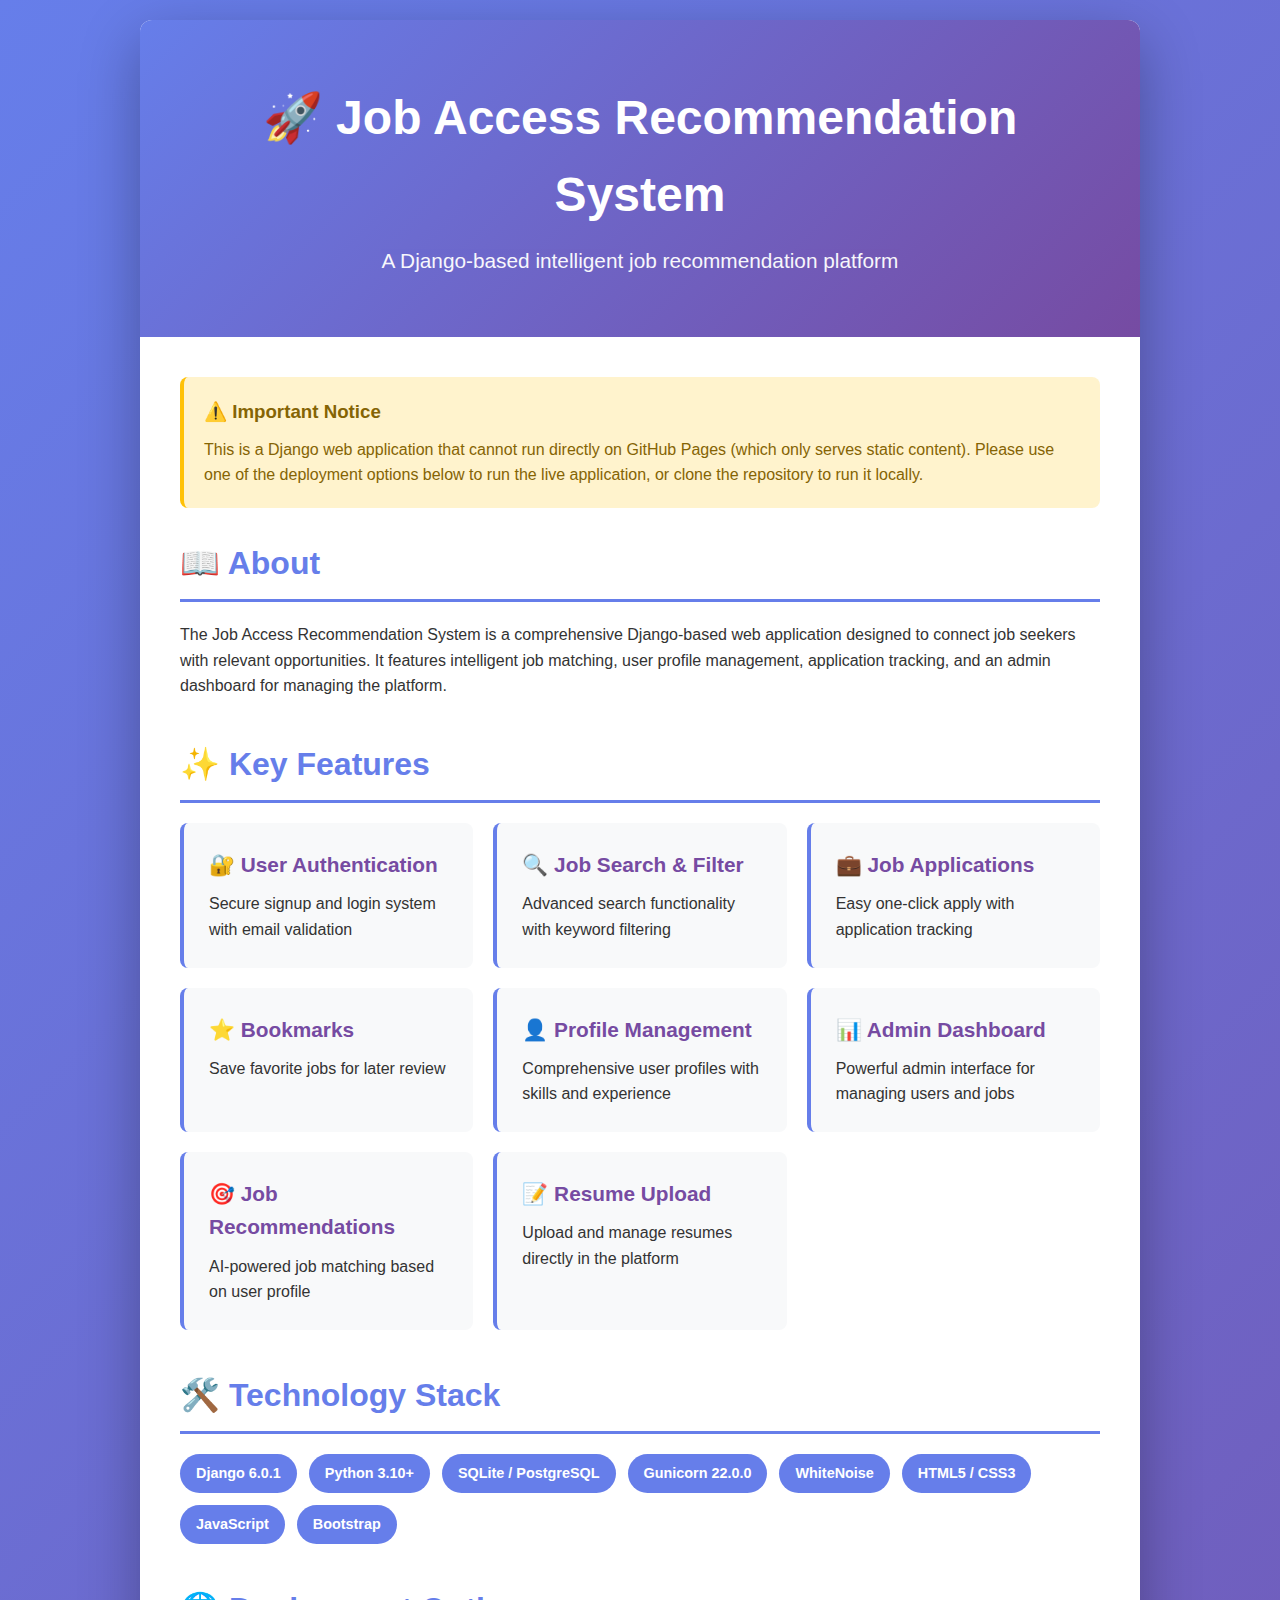
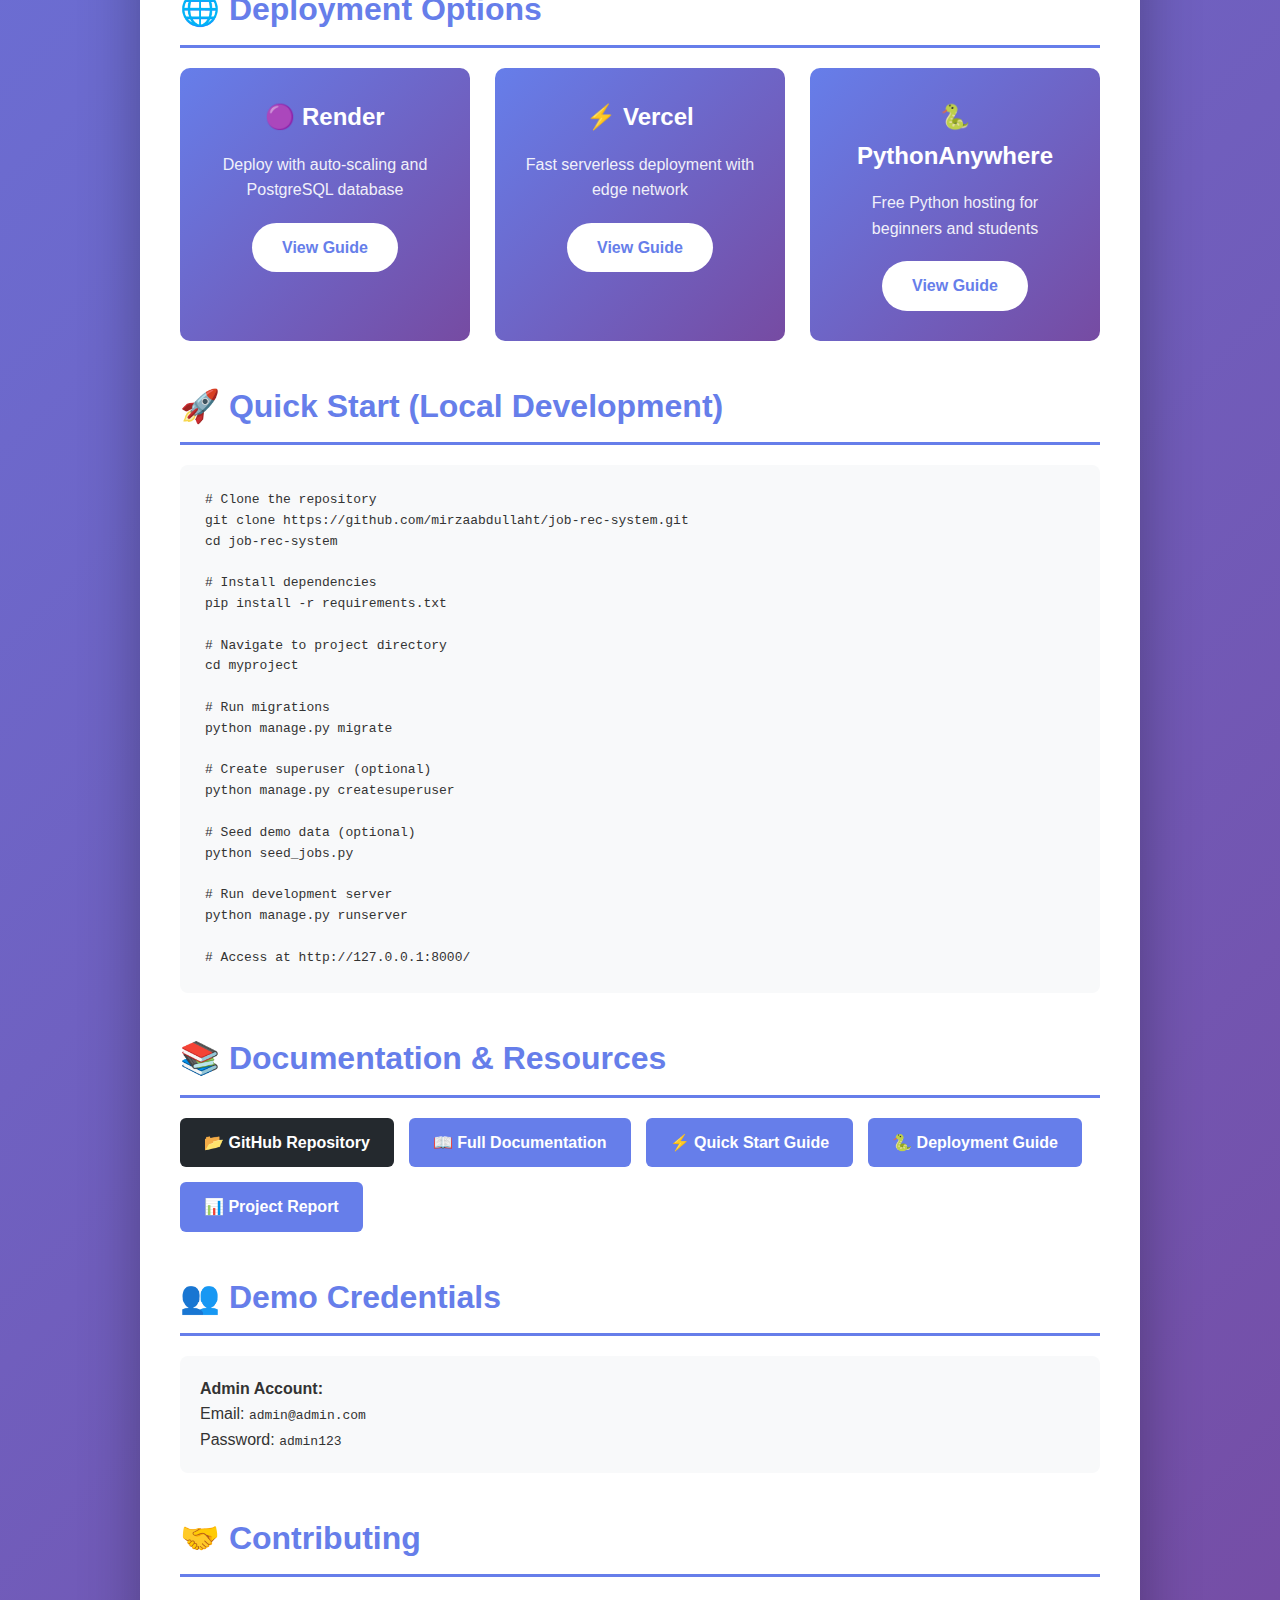
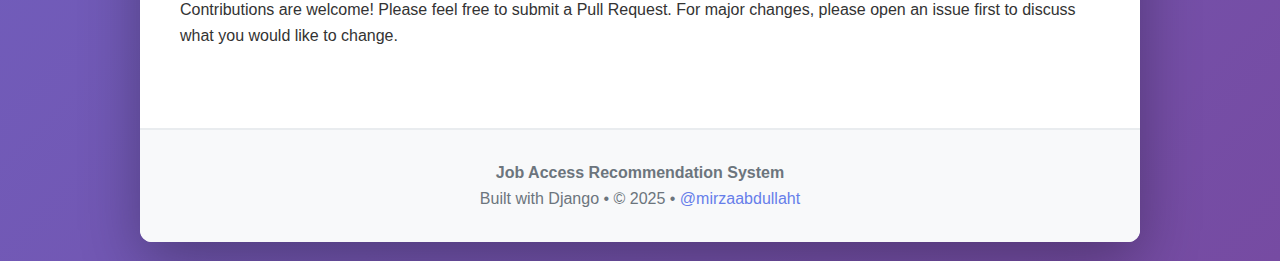
<file: index.html>
<!DOCTYPE html>
<html lang="en">
<head>
    <meta charset="UTF-8">
    <meta name="viewport" content="width=device-width, initial-scale=1.0">
    <meta name="description" content="Job Access Recommendation System - A Django-based job recommendation platform">
    <title>Job Access Recommendation System</title>
    <style>
        * {
            margin: 0;
            padding: 0;
            box-sizing: border-box;
        }

        body {
            font-family: -apple-system, BlinkMacSystemFont, 'Segoe UI', Roboto, 'Helvetica Neue', Arial, sans-serif;
            line-height: 1.6;
            color: #333;
            background: linear-gradient(135deg, #667eea 0%, #764ba2 100%);
            min-height: 100vh;
            padding: 20px;
        }

        .container {
            max-width: 1000px;
            margin: 0 auto;
            background: white;
            border-radius: 12px;
            box-shadow: 0 20px 60px rgba(0, 0, 0, 0.3);
            overflow: hidden;
        }

        header {
            background: linear-gradient(135deg, #667eea 0%, #764ba2 100%);
            color: white;
            padding: 60px 40px;
            text-align: center;
        }

        header h1 {
            font-size: 3em;
            margin-bottom: 10px;
            font-weight: 700;
        }

        header p {
            font-size: 1.3em;
            opacity: 0.95;
        }

        .content {
            padding: 40px;
        }

        .section {
            margin-bottom: 40px;
        }

        h2 {
            color: #667eea;
            margin-bottom: 20px;
            font-size: 2em;
            border-bottom: 3px solid #667eea;
            padding-bottom: 10px;
        }

        .features {
            display: grid;
            grid-template-columns: repeat(auto-fit, minmax(250px, 1fr));
            gap: 20px;
            margin-top: 20px;
        }

        .feature-card {
            background: #f8f9fa;
            padding: 25px;
            border-radius: 8px;
            border-left: 4px solid #667eea;
            transition: transform 0.3s ease, box-shadow 0.3s ease;
        }

        .feature-card:hover {
            transform: translateY(-5px);
            box-shadow: 0 10px 25px rgba(102, 126, 234, 0.2);
        }

        .feature-card h3 {
            color: #764ba2;
            margin-bottom: 10px;
            font-size: 1.3em;
        }

        .deployment-options {
            display: grid;
            grid-template-columns: repeat(auto-fit, minmax(280px, 1fr));
            gap: 25px;
            margin-top: 20px;
        }

        .deployment-card {
            background: linear-gradient(135deg, #667eea 0%, #764ba2 100%);
            color: white;
            padding: 30px;
            border-radius: 10px;
            text-align: center;
            transition: transform 0.3s ease, box-shadow 0.3s ease;
            cursor: pointer;
        }

        .deployment-card:hover {
            transform: scale(1.05);
            box-shadow: 0 15px 35px rgba(102, 126, 234, 0.4);
        }

        .deployment-card h3 {
            font-size: 1.5em;
            margin-bottom: 15px;
        }

        .deployment-card p {
            margin-bottom: 20px;
            opacity: 0.9;
        }

        .btn {
            display: inline-block;
            padding: 12px 30px;
            background: white;
            color: #667eea;
            text-decoration: none;
            border-radius: 25px;
            font-weight: 600;
            transition: all 0.3s ease;
        }

        .btn:hover {
            background: #f8f9fa;
            transform: translateY(-2px);
            box-shadow: 0 5px 15px rgba(0, 0, 0, 0.2);
        }

        .tech-stack {
            display: flex;
            flex-wrap: wrap;
            gap: 12px;
            margin-top: 15px;
        }

        .tech-badge {
            background: #667eea;
            color: white;
            padding: 8px 16px;
            border-radius: 20px;
            font-size: 0.9em;
            font-weight: 600;
        }

        .alert {
            background: #fff3cd;
            border-left: 4px solid #ffc107;
            padding: 20px;
            border-radius: 8px;
            margin-bottom: 30px;
        }

        .alert h3 {
            color: #856404;
            margin-bottom: 10px;
        }

        .alert p {
            color: #856404;
        }

        .links {
            display: flex;
            flex-wrap: wrap;
            gap: 15px;
            margin-top: 20px;
        }

        .link-btn {
            display: inline-block;
            padding: 12px 24px;
            background: #667eea;
            color: white;
            text-decoration: none;
            border-radius: 6px;
            font-weight: 600;
            transition: all 0.3s ease;
        }

        .link-btn:hover {
            background: #764ba2;
            transform: translateY(-2px);
            box-shadow: 0 5px 15px rgba(102, 126, 234, 0.3);
        }

        .github-link {
            background: #24292e;
        }

        .github-link:hover {
            background: #0366d6;
        }

        footer {
            background: #f8f9fa;
            padding: 30px 40px;
            text-align: center;
            color: #6c757d;
            border-top: 2px solid #e9ecef;
        }

        @media (max-width: 768px) {
            header h1 {
                font-size: 2em;
            }

            header p {
                font-size: 1.1em;
            }

            .content {
                padding: 25px;
            }

            .features,
            .deployment-options {
                grid-template-columns: 1fr;
            }
        }
    </style>
</head>
<body>
    <div class="container">
        <header>
            <h1>🚀 Job Access Recommendation System</h1>
            <p>A Django-based intelligent job recommendation platform</p>
        </header>

        <div class="content">
            <div class="alert">
                <h3>⚠️ Important Notice</h3>
                <p>This is a Django web application that cannot run directly on GitHub Pages (which only serves static content). Please use one of the deployment options below to run the live application, or clone the repository to run it locally.</p>
            </div>

            <div class="section">
                <h2>📖 About</h2>
                <p>The Job Access Recommendation System is a comprehensive Django-based web application designed to connect job seekers with relevant opportunities. It features intelligent job matching, user profile management, application tracking, and an admin dashboard for managing the platform.</p>
            </div>

            <div class="section">
                <h2>✨ Key Features</h2>
                <div class="features">
                    <div class="feature-card">
                        <h3>🔐 User Authentication</h3>
                        <p>Secure signup and login system with email validation</p>
                    </div>
                    <div class="feature-card">
                        <h3>🔍 Job Search & Filter</h3>
                        <p>Advanced search functionality with keyword filtering</p>
                    </div>
                    <div class="feature-card">
                        <h3>💼 Job Applications</h3>
                        <p>Easy one-click apply with application tracking</p>
                    </div>
                    <div class="feature-card">
                        <h3>⭐ Bookmarks</h3>
                        <p>Save favorite jobs for later review</p>
                    </div>
                    <div class="feature-card">
                        <h3>👤 Profile Management</h3>
                        <p>Comprehensive user profiles with skills and experience</p>
                    </div>
                    <div class="feature-card">
                        <h3>📊 Admin Dashboard</h3>
                        <p>Powerful admin interface for managing users and jobs</p>
                    </div>
                    <div class="feature-card">
                        <h3>🎯 Job Recommendations</h3>
                        <p>AI-powered job matching based on user profile</p>
                    </div>
                    <div class="feature-card">
                        <h3>📝 Resume Upload</h3>
                        <p>Upload and manage resumes directly in the platform</p>
                    </div>
                </div>
            </div>

            <div class="section">
                <h2>🛠️ Technology Stack</h2>
                <div class="tech-stack">
                    <span class="tech-badge">Django 6.0.1</span>
                    <span class="tech-badge">Python 3.10+</span>
                    <span class="tech-badge">SQLite / PostgreSQL</span>
                    <span class="tech-badge">Gunicorn 22.0.0</span>
                    <span class="tech-badge">WhiteNoise</span>
                    <span class="tech-badge">HTML5 / CSS3</span>
                    <span class="tech-badge">JavaScript</span>
                    <span class="tech-badge">Bootstrap</span>
                </div>
            </div>

            <div class="section">
                <h2>🌐 Deployment Options</h2>
                <div class="deployment-options">
                    <div class="deployment-card">
                        <h3>🟣 Render</h3>
                        <p>Deploy with auto-scaling and PostgreSQL database</p>
                        <a href="https://render.com/docs/deploy-django" class="btn">View Guide</a>
                    </div>
                    <div class="deployment-card">
                        <h3>⚡ Vercel</h3>
                        <p>Fast serverless deployment with edge network</p>
                        <a href="https://vercel.com/guides/deploying-django-with-vercel" class="btn">View Guide</a>
                    </div>
                    <div class="deployment-card">
                        <h3>🐍 PythonAnywhere</h3>
                        <p>Free Python hosting for beginners and students</p>
                        <a href="PYTHONANYWHERE_DEPLOY.md" class="btn">View Guide</a>
                    </div>
                </div>
            </div>

            <div class="section">
                <h2>🚀 Quick Start (Local Development)</h2>
                <div style="background: #f8f9fa; padding: 25px; border-radius: 8px; margin-top: 20px;">
                    <pre style="overflow-x: auto; color: #333;"><code># Clone the repository
git clone https://github.com/mirzaabdullaht/job-rec-system.git
cd job-rec-system

# Install dependencies
pip install -r requirements.txt

# Navigate to project directory
cd myproject

# Run migrations
python manage.py migrate

# Create superuser (optional)
python manage.py createsuperuser

# Seed demo data (optional)
python seed_jobs.py

# Run development server
python manage.py runserver

# Access at http://127.0.0.1:8000/</code></pre>
                </div>
            </div>

            <div class="section">
                <h2>📚 Documentation & Resources</h2>
                <div class="links">
                    <a href="https://github.com/mirzaabdullaht/job-rec-system" class="link-btn github-link">📂 GitHub Repository</a>
                    <a href="README.md" class="link-btn">📖 Full Documentation</a>
                    <a href="QUICK_START.md" class="link-btn">⚡ Quick Start Guide</a>
                    <a href="PYTHONANYWHERE_DEPLOY.md" class="link-btn">🐍 Deployment Guide</a>
                    <a href="FINAL_REPORT.md" class="link-btn">📊 Project Report</a>
                </div>
            </div>

            <div class="section">
                <h2>👥 Demo Credentials</h2>
                <div style="background: #f8f9fa; padding: 20px; border-radius: 8px; margin-top: 15px;">
                    <p><strong>Admin Account:</strong></p>
                    <p>Email: <code>admin@admin.com</code></p>
                    <p>Password: <code>admin123</code></p>
                </div>
            </div>

            <div class="section">
                <h2>🤝 Contributing</h2>
                <p>Contributions are welcome! Please feel free to submit a Pull Request. For major changes, please open an issue first to discuss what you would like to change.</p>
            </div>
        </div>

        <footer>
            <p><strong>Job Access Recommendation System</strong></p>
            <p>Built with Django • © 2025 • <a href="https://github.com/mirzaabdullaht" style="color: #667eea; text-decoration: none;">@mirzaabdullaht</a></p>
        </footer>
    </div>
</body>
</html>
</file>
